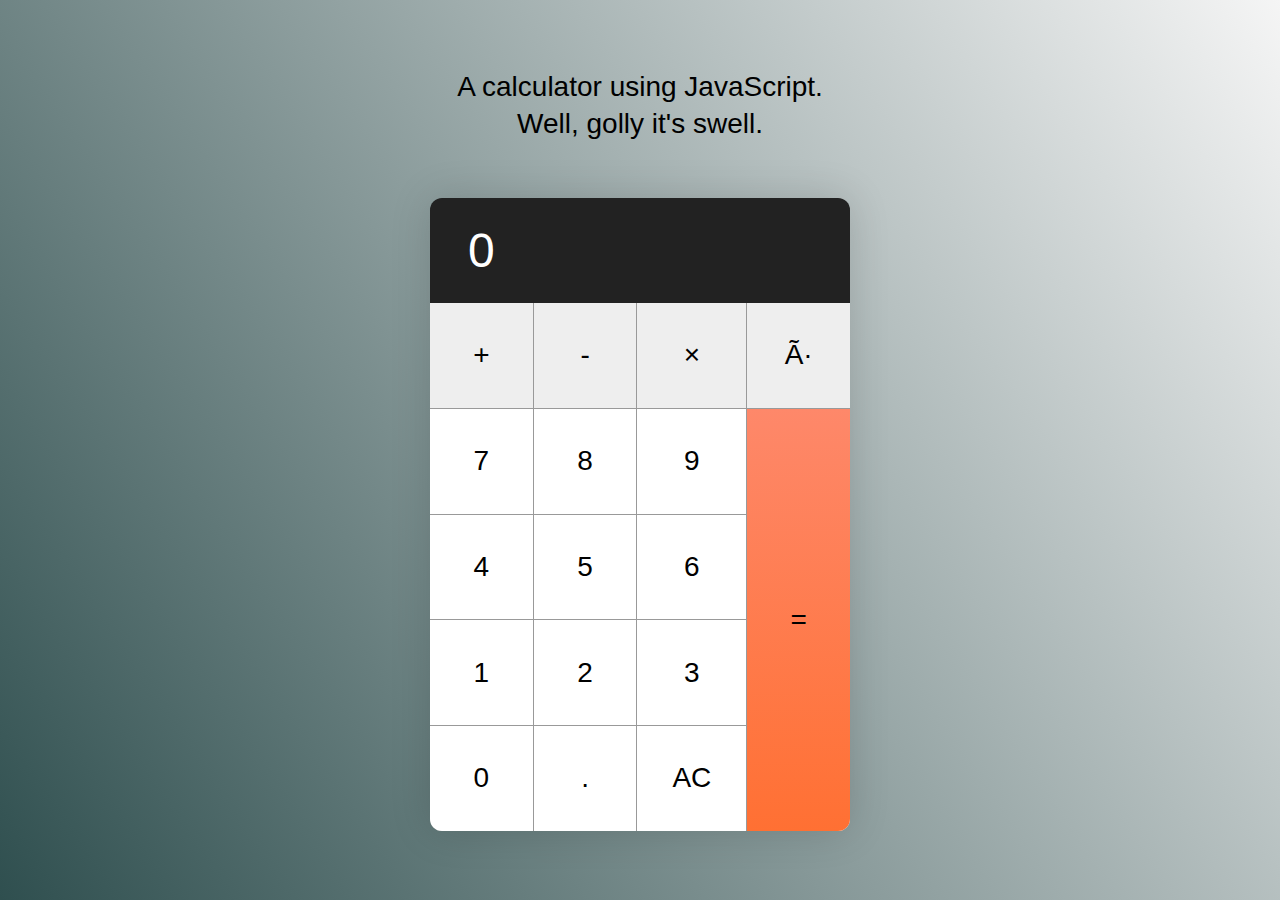
<file: index.html>
<head>
    <link rel = "stylesheet" type = "text/css" href = "style.css" />
    <meta name="viewport" content="width=device-width, initial-scale=1">
</head>
<body>
<div class="container">
    <p>
      A calculator using JavaScript. <br> Well, golly it's swell.
    </p>
    <div class="calculator">
      <div class="display">
        <input id="display" type="text" value="0" style="color: white;">
      </div>
      

      <div class="calculator__keys">
        <button class="operator" value="+">+</button>
        <button class="operator" value="-">-</button>
        <button class="operator" value="*">&times;</button>
        <button class="operator" value="/">÷</button>
        <button class="digit" value="7">7</button>
        <button class="digit" value="8">8</button>
        <button class="digit" value="9">9</button>
        <button class="digit" value="4">4</button>
        <button class="digit" value="5">5</button>
        <button class="digit" value="6">6</button>
        <button class="digit" value="1">1</button>
        <button class="digit" value="2">2</button>
        <button class="digit" value="3">3</button>
        <button class="digit" value="0">0</button>
        <button class="digit" value="." >.</button>
        <button class="clear">AC</button>
        <button class="equal-key" data-action="calculate">=</button>
      </div>
    </div>
  </div>
  <script src="logic.js" charset="utf-8"></script>
</body>
</file>
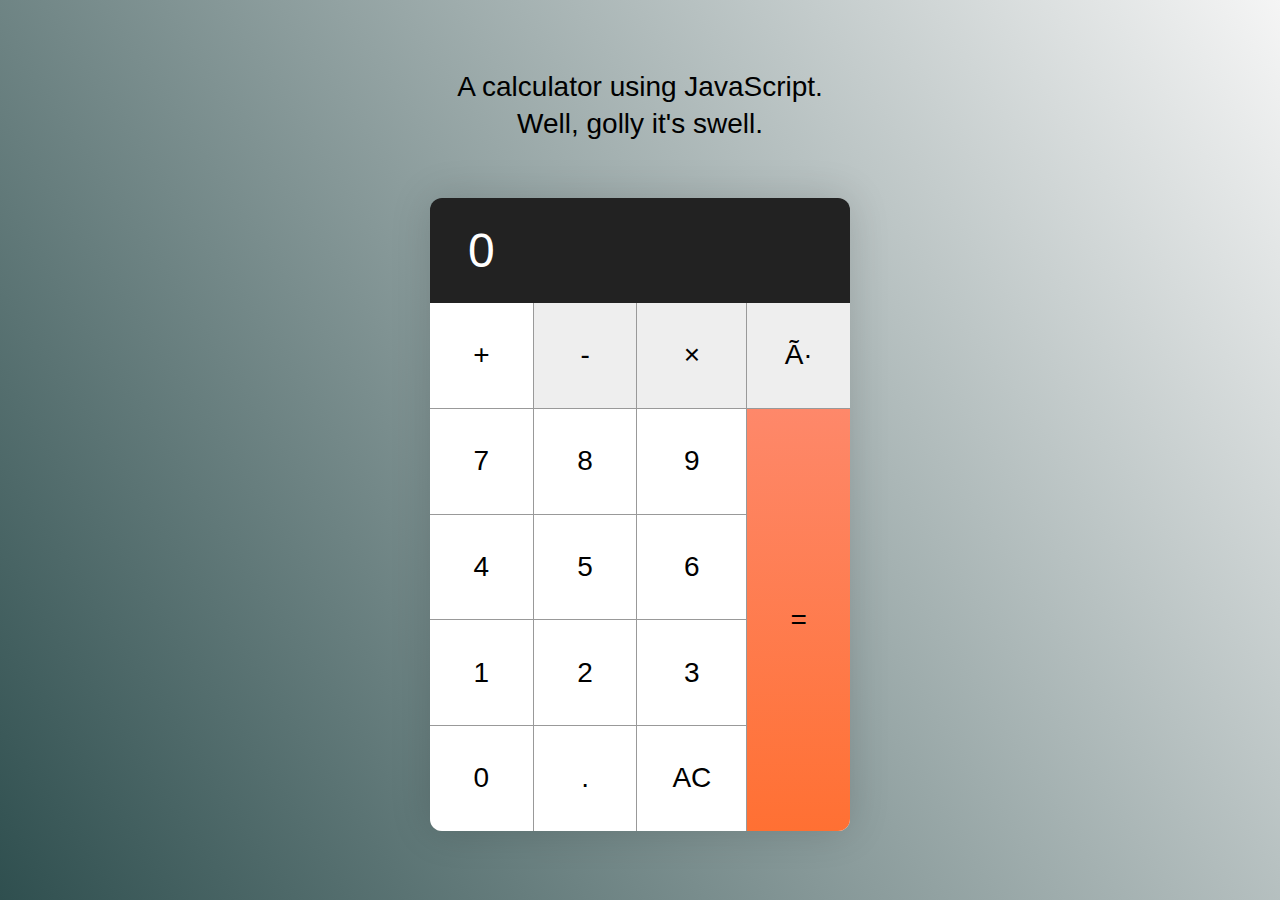
<file: calc.html>
<head>
    <link rel = "stylesheet" type = "text/css" href = "style.css" />
</head>
<body>
<div class="container">
    <p>
      A calculator using JavaScript. <br> Well, golly it's swell.
    </p>
    <div class="calculator">
      <div class="display">
        <input id="display" type="text" value="0" style="color: white;">
      </div>
      

      <div class="calculator__keys">
        <button class="plus-button" value="+">+</button>
        <button class="operator" value="-">-</button>
        <button class="operator" value="*">&times;</button>
        <button class="operator" value="/">÷</button>
        <button class="digit" value="7">7</button>
        <button class="digit" value="8">8</button>
        <button class="digit" value="9">9</button>
        <button class="digit" value="4">4</button>
        <button class="digit" value="5">5</button>
        <button class="digit" value="6">6</button>
        <button class="button-one" value="1" >1</button>
        <button class="button-two" value="2">2</button>
        <button class="digit" value="3">3</button>
        <button class="digit" value="0">0</button>
        <button class="digit" value=".">.</button>
        <button class="clear">AC</button>
        <button class="equal-key" data-action="calculate">=</button>
      </div>
    </div>
  </div>
  <script src="calc.js" charset="utf-8"></script>
</body>
</file>
<file: style.css>
html {
  box-sizing: border-box;
}

*,
*::before,
*::after {
  box-sizing: inherit;
}

body {
  margin: 0;
}

/* Responsive Images */

embed,
iframe,
img,
object,
video {
  max-width: 100%;
}

h1,
h2,
h3,
h4,
h5,
h6,
ul,
ol,
li,
p,
pre,
blockquote,
figure,
hr {
  margin: 0;
  padding-right: 0;
  padding-left: 0;
}

a {
  text-decoration: none;
}

a:focus {
  outline: none;
}

h1,
h2,
h3,
h4,
h5,
h6 {
  display: block;
}

/* Removes all decimals and discs from lists */

ol,
ul {
  list-style: none;
}

/* 
 * Completely resets form items
 * ----------------------------
 * Super hard reset that removes all borders
 * and radiuses of all form items (including
 * checkboxes and radios)
 */

input,
textarea,
button {
  border: 0;
  border-radius: 0;
  background-color: transparent;
  font-size: inherit;
  font-family: inherit;
  font-weight: inherit;
  outline: none;
  appearance: none;
  text-align: left;
}

input:hover,
input:active,
input:focus,
textarea:hover,
textarea:active,
textarea:focus,
button:hover,
button:active,
button:focus {
  outline: none;
}

:root {
  font-family: Helvetica, Arial, sans-serif;
}

html {
  font-size: 175%;
  font-weight: 300;
  line-height: 1.3;
}

body {
  align-items: center;
  background-image: linear-gradient(236deg, whitesmoke, darkslategray);
  display: flex;
  height: 100vh;
  justify-content: center;
}

.container {
  max-width: 20em;
}

.container > p {
  text-align: center;
}

.calculator {
  border-radius: 12px;
  box-shadow: 0 0 40px 0px rgba(0, 0, 0, 0.15);
  margin-left: auto;
  margin-right: auto;
  margin-top: 2em;
  max-width: 15em;
  overflow: hidden;
}

.display {
  background-color: #222222;
  color: #fff;
  font-size: 1.714285714em;
  padding: 0.5em 0.75em;
  text-align: right;
}

.calculator__keys {
  background-color: #999;
  display: grid;
  grid-gap: 1px;
  grid-template-columns: repeat(4, 2fr);
}

.calculator__keys > * {
  background-color: #fff;
  padding: 1.3em 1.25em;
  position: relative;
  text-align: center;
}

.calculator__keys > *:active::before,
.calculator__keys > .is-depressed::before {
  background-color: rgba(0, 0, 0, 0.2);
  bottom: 0;
  box-shadow: 0 0 6px 0 rgba(0, 0, 0, 0.5) inset;
  content: "";
  left: 0;
  opacity: 0.3;
  position: absolute;
  right: 0;
  top: 0;
  z-index: 1;
}

.operator {
  background-color: #eee;
}

.equal-key {
  background-image: linear-gradient(to bottom, #fe886a, #ff7033);
  grid-column: -2;
  grid-row: 2 / span 4;
}

@media all and (max-width: 480px) {
  .container {
    max-width: 80em;
  }
 }
</file>
